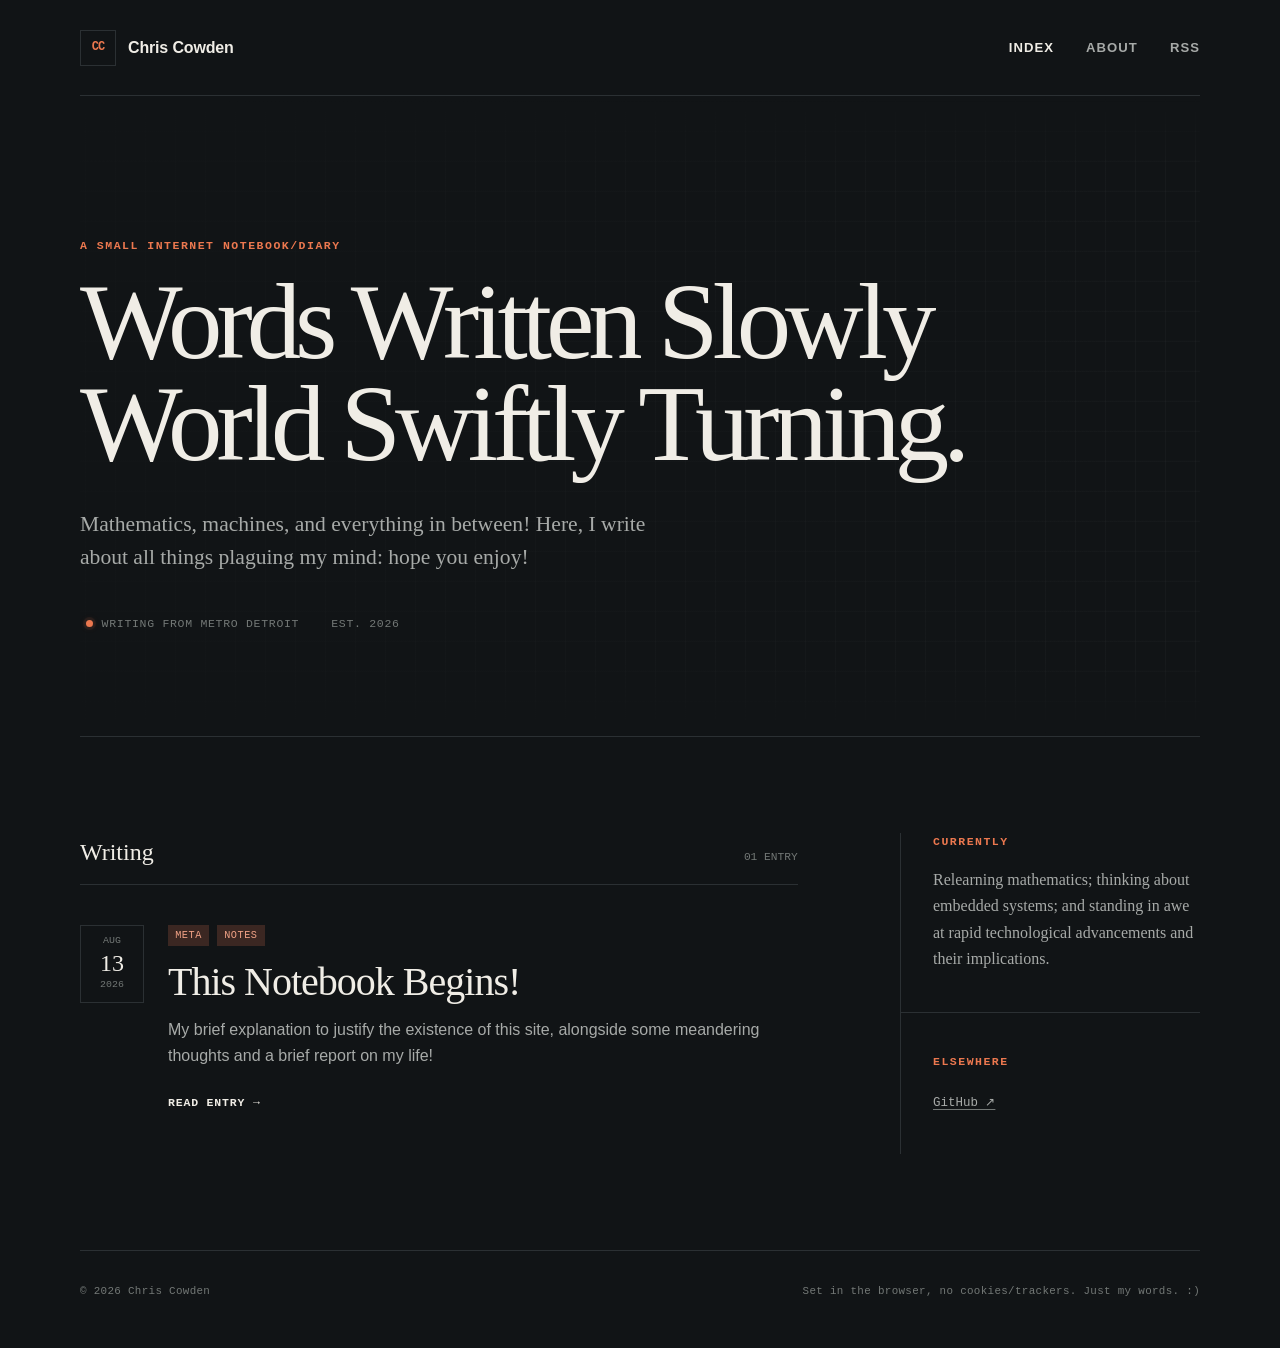
<file: index.html>
<!doctype html>
<html lang="en">
  <head>
    <meta charset="utf-8" />
    <meta name="viewport" content="width=device-width, initial-scale=1" />
    <meta
      name="description"
      content="Chris Cowden's notes on mathematics, machines, medicine, philosophy, and the thoughts between them."
    />
    <meta property="og:title" content="Chris Cowden — Notes" />
    <meta
      property="og:description"
      content="Notes made slowly, about things moving quickly."
    />
    <meta property="og:type" content="website" />
    <meta property="og:url" content="https://flawed-fractal.github.io/" />
    <meta name="theme-color" content="#111416" />
    <link rel="canonical" href="https://flawed-fractal.github.io/" />
    <link rel="alternate" type="application/rss+xml" title="Chris Cowden — Notes" href="/feed.xml" />
    <link rel="icon" type="image/png" sizes="64x64" href="/favicon.png" />
    <link rel="stylesheet" href="/styles.css" />
    <script src="/effects.js" defer></script>
    <title>Chris Cowden — Notes</title>
  </head>
  <body>
    <a class="skip-link" href="#main">Skip to content</a>
    <div class="page-shell">
      <header class="site-header">
        <a class="wordmark" href="/" aria-label="Chris Cowden, home">
          <span class="wordmark-mark" aria-hidden="true">CC</span>
          <span>Chris Cowden</span>
        </a>
        <nav aria-label="Primary navigation">
          <a class="active" href="/">Index</a>
          <a href="/about.html">About</a>
          <a href="/feed.xml">RSS</a>
        </nav>
      </header>

      <main id="main">
        <section class="hero hero-reactive" aria-labelledby="hero-title">
          <canvas class="hero-canvas" aria-hidden="true"></canvas>
          <div class="hero-content">
            <p class="eyebrow">A small internet notebook/diary</p>
            <h1 id="hero-title">Words Written Slowly<br />World Swiftly Turning.</h1>
            <p class="hero-copy">
              Mathematics, machines, and everything in between! Here, I write about all things plaguing my mind: hope you enjoy!
            </p>
            <div class="hero-meta">
              <span><span class="status-dot" aria-hidden="true"></span>Writing from Metro Detroit</span>
              <span>Est. 2026</span>
            </div>
          </div>
        </section>

        <div class="content-grid">
          <section class="post-list" aria-labelledby="writing-title">
            <div class="section-heading">
              <h2 id="writing-title">Writing</h2>
              <span>01 entry</span>
            </div>

            <article class="post-card">
              <div class="post-date" aria-label="Published August 13, 2026">
                <span>AUG</span>
                <strong>13</strong>
                <span>2026</span>
              </div>
              <div>
                <div class="tags" aria-label="Topics">
                  <span>meta</span>
                  <span>notes</span>
                </div>
                <h3><a href="/posts/an-empty-notebook.html">This Notebook Begins!</a></h3>
                <p>
                  My brief explanation to justify the existence of this site, alongside some meandering thoughts and a brief report on my life!
                </p>
                <a class="read-link" href="/posts/an-empty-notebook.html">
                  Read entry <span aria-hidden="true">→</span>
                </a>
              </div>
            </article>
          </section>

          <aside class="sidebar" aria-label="Current notes">
            <section>
              <p class="eyebrow">Currently</p>
              <p>
                Relearning mathematics; thinking about embedded systems; and
                standing in awe at rapid technological advancements and their implications.
              </p>
            </section>
            <section>
              <p class="eyebrow">Elsewhere</p>
              <a href="https://github.com/Flawed-Fractal" rel="me">GitHub ↗</a>
            </section>
          </aside>
        </div>
      </main>

      <footer>
        <p>© 2026 Chris Cowden</p>
        <p>Set in the browser, no cookies/trackers. Just my words. :) </p>
      </footer>
    </div>
  </body>
</html>
</file>
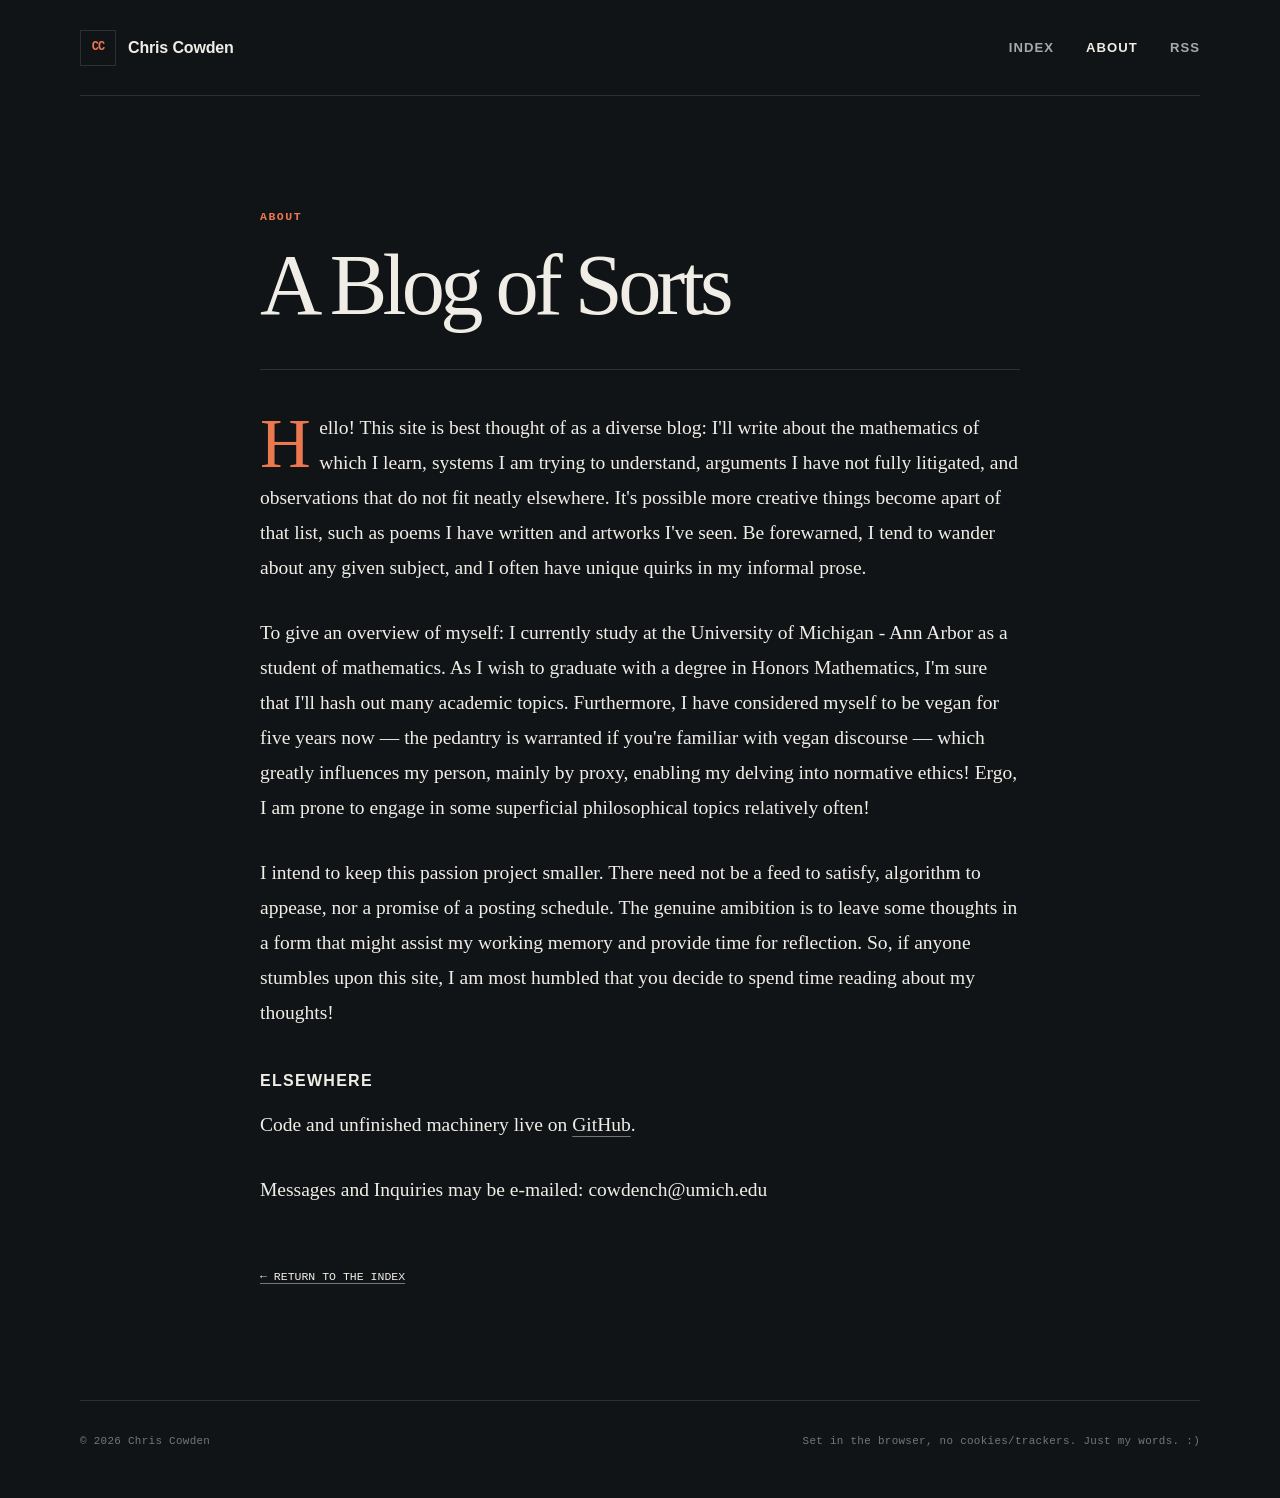
<file: about.html>
<!doctype html>
<html lang="en">
  <head>
    <meta charset="utf-8" />
    <meta name="viewport" content="width=device-width, initial-scale=1" />
    <meta name="description" content="About Chris Cowden and this small internet notebook." />
    <meta name="theme-color" content="#111416" />
    <link rel="canonical" href="https://flawed-fractal.github.io/about.html" />
    <link rel="icon" type="image/png" sizes="64x64" href="/favicon.png" />
    <link rel="stylesheet" href="/styles.css" />
    <title>About — Chris Cowden</title>
  </head>
  <body>
    <a class="skip-link" href="#main">Skip to content</a>
    <div class="page-shell">
      <header class="site-header">
        <a class="wordmark" href="/" aria-label="Chris Cowden, home">
          <span class="wordmark-mark" aria-hidden="true">CC</span>
          <span>Chris Cowden</span>
        </a>
        <nav aria-label="Primary navigation">
          <a href="/">Index</a>
          <a class="active" href="/about.html">About</a>
          <a href="/feed.xml">RSS</a>
        </nav>
      </header>

      <main id="main" class="article-shell">
        <header class="article-header">
          <p class="eyebrow">About</p>
          <h1>A Blog of Sorts</h1>
        </header>
        <div class="prose">
          <p>
            Hello! This site is best thought of as a diverse blog: 
            I'll write about the mathematics of which I learn, systems I am trying to
            understand, arguments I have not fully litigated, and observations that do
            not fit neatly elsewhere. It's possible more creative things become apart of that list,
            such as poems I have written and artworks I've seen. Be forewarned, I tend to wander 
            about any given subject, and I often have unique quirks in my informal prose. 
          </p>
          <p>
            To give an overview of myself: I currently study at the University of Michigan - Ann Arbor 
            as a student of mathematics. As I wish to graduate with a degree in Honors Mathematics, I'm 
            sure that I'll hash out many academic topics. Furthermore, I have considered myself to be vegan 
            for five years now — the pedantry is warranted if you're familiar with vegan discourse — which greatly 
            influences my person, mainly by proxy, enabling my delving into normative ethics! Ergo, I am prone 
            to engage in some superficial philosophical topics relatively often!
          </p>
          <p>
            I intend to keep this passion project smaller. There need not be a feed to satisfy,
            algorithm to appease, nor a promise of a posting schedule. The genuine amibition
            is to leave some thoughts in a form that might assist my working memory and provide time
            for reflection. So, if anyone stumbles upon this site, I am most humbled that you decide to 
            spend time reading about my thoughts! 
          </p>
          <h2>Elsewhere</h2>
          <p>
            Code and unfinished machinery live on
            <a href="https://github.com/Flawed-Fractal" rel="me">GitHub</a>.
          </p>
          </p>
            Messages and Inquiries may be e-mailed: cowdench@umich.edu
          </p>
        </div>
        <a class="back-link" href="/">← Return to the index</a>
      </main>

      <footer>
        <p>© 2026 Chris Cowden</p>
        <p>Set in the browser, no cookies/trackers. Just my words. :) </p>
      </footer>
    </div>
  </body>
</html>
</file>
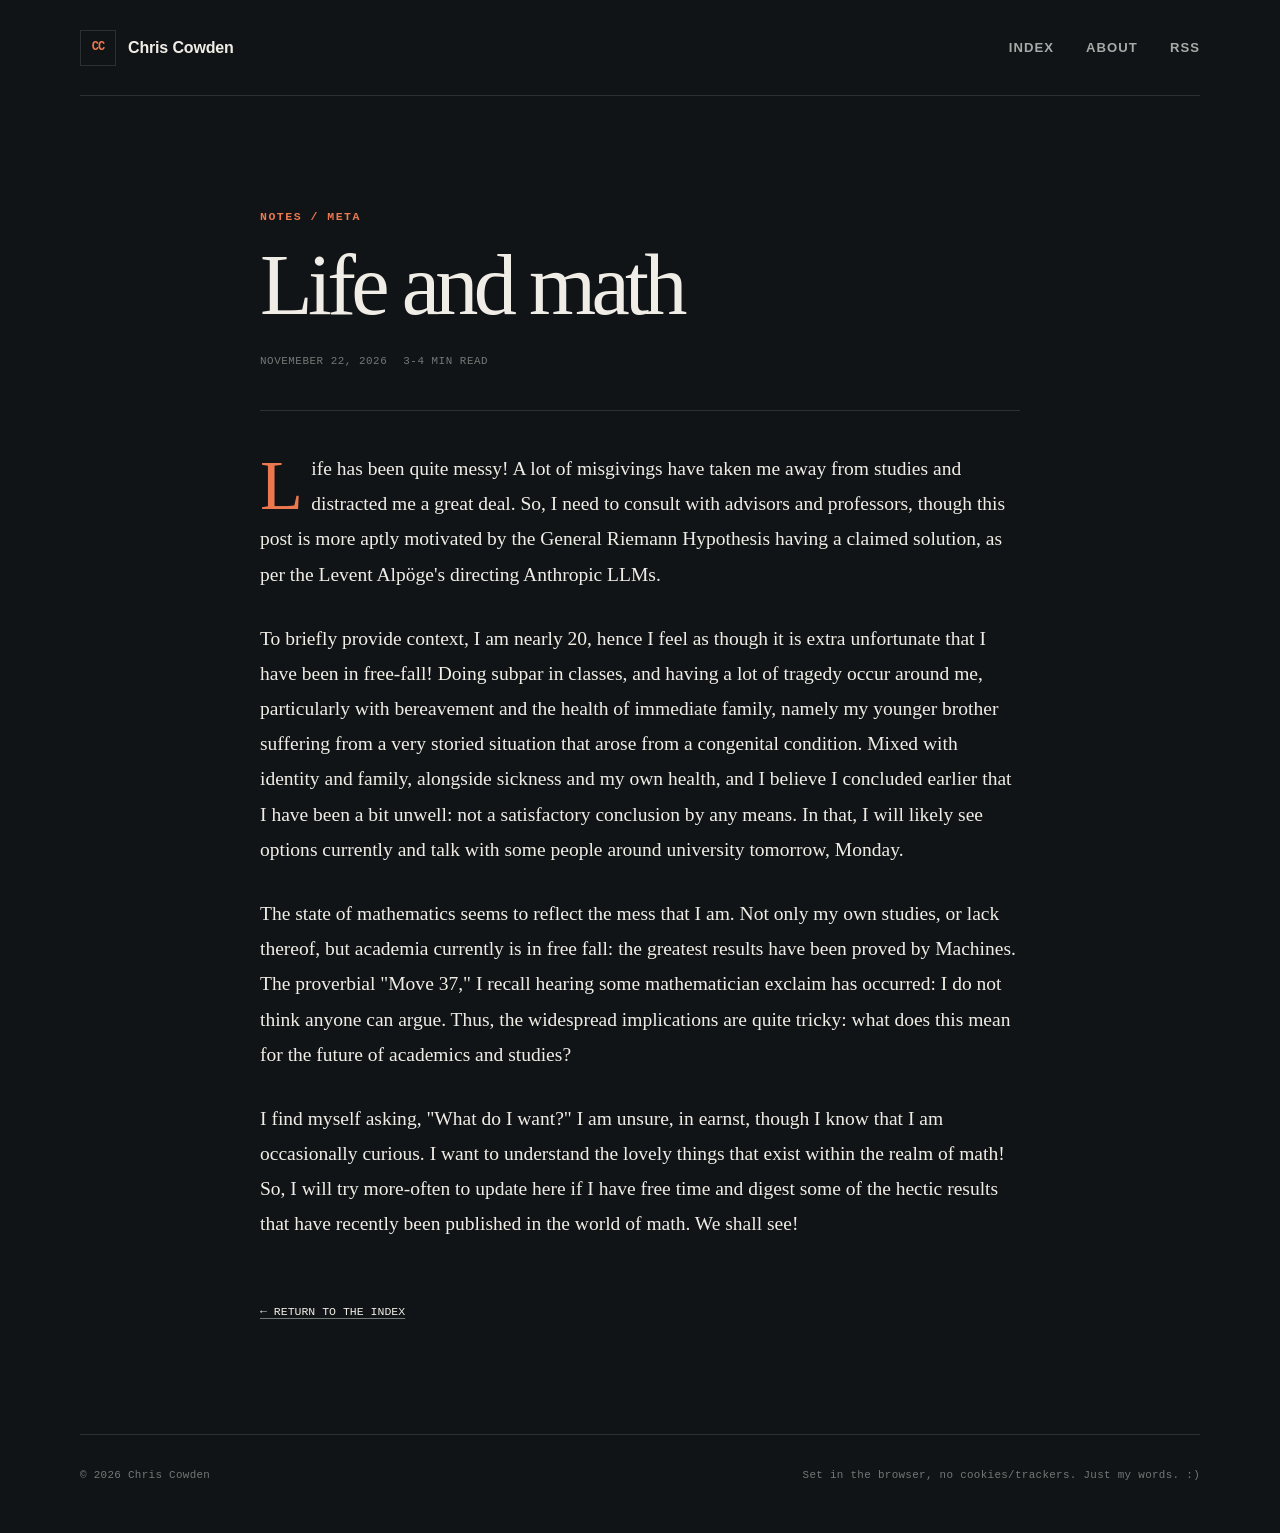
<file: life-and-math.html>
<!doctype html>
<html lang="en">
  <head>
    <meta charset="utf-8" />
    <meta name="viewport" content="width=device-width, initial-scale=1" />
    <meta name="description" content="Life is Messy; Math is a Mess" />
    <meta property="og:title" content="The Mess of Math and Men" />
    <meta property="og:type" content="article" />
    <meta property="og:url" content="https://flawed-fractal.github.io/posts/an-empty-notebook.html" />
    <meta name="theme-color" content="#111416" />
    <link rel="canonical" href="https://flawed-fractal.github.io/posts/an-empty-notebook.html" />
    <link rel="icon" type="image/png" sizes="64x64" href="/favicon.png" />
    <link rel="stylesheet" href="/styles.css" />
    <title>The Mess of Math and Men — Chris Cowden</title>
  </head>
  <body>
    <a class="skip-link" href="#main">Skip to content</a>
    <div class="page-shell">
      <header class="site-header">
        <a class="wordmark" href="/" aria-label="Chris Cowden, home">
          <span class="wordmark-mark" aria-hidden="true">CC</span>
          <span>Chris Cowden</span>
        </a>
        <nav aria-label="Primary navigation">
          <a href="/">Index</a>
          <a href="/about.html">About</a>
          <a href="/feed.xml">RSS</a>
        </nav>
      </header>

      <main id="main" class="article-shell">
        <article>
          <header class="article-header">
            <p class="eyebrow">Notes / Meta</p>
            <h1>Life and math</h1>
            <div class="article-meta">
              <time datetime="2026-08-13">Novemeber 22, 2026</time>
              <span>3-4 min read</span>
            </div>
          </header>

          <div class="prose">
            <p>

              Life has been quite messy! A lot of misgivings have taken me away from studies and distracted me a great deal. So, I need to consult
              with advisors and professors, though this post is more aptly motivated by the General Riemann Hypothesis having a claimed solution, as
              per the Levent Alpöge's directing Anthropic LLMs.  
            </p>
            <p>
              To briefly provide context, I am nearly 20, hence I feel as though it is extra unfortunate that I have been in free-fall! Doing subpar in classes, and having a lot 
              of tragedy occur around me, particularly with bereavement and the health of immediate family, namely my younger brother suffering from a 
              very storied situation that arose from a congenital condition. Mixed with identity and family, alongside sickness and my own health, and I 
              believe I concluded earlier that I have been a bit unwell: not a satisfactory conclusion by any means. In that, I will likely see options currently
              and talk with some people around university tomorrow, Monday. 
            </p>
            <p> 
              The state of mathematics seems to reflect the mess that I am. Not only my own studies, or lack thereof, but academia currently is in 
              free fall: the greatest results have been proved by Machines. The proverbial "Move 37," I recall hearing some mathematician exclaim has 
              occurred: I do not think anyone can argue. Thus, the widespread implications are quite tricky: what does this mean for the future of academics
              and studies? 
            </p>
            <p>
              I find myself asking, "What do I want?" I am unsure, in earnst, though I know that I am occasionally curious. I want to understand the
              lovely things that exist within the realm of math! So, I will try more-often to update here if I have free time and digest some of the 
              hectic results that have recently been published in the world of math. We shall see!
            </p>
            <p>
            </p>
          </div>
        </article>
        <a class="back-link" href="/">← Return to the index</a>
      </main>

      <footer>
        <p>© 2026 Chris Cowden</p>
        <p>Set in the browser, no cookies/trackers. Just my words. :) </p>
      </footer>
    </div>
  </body>
</html>
</file>
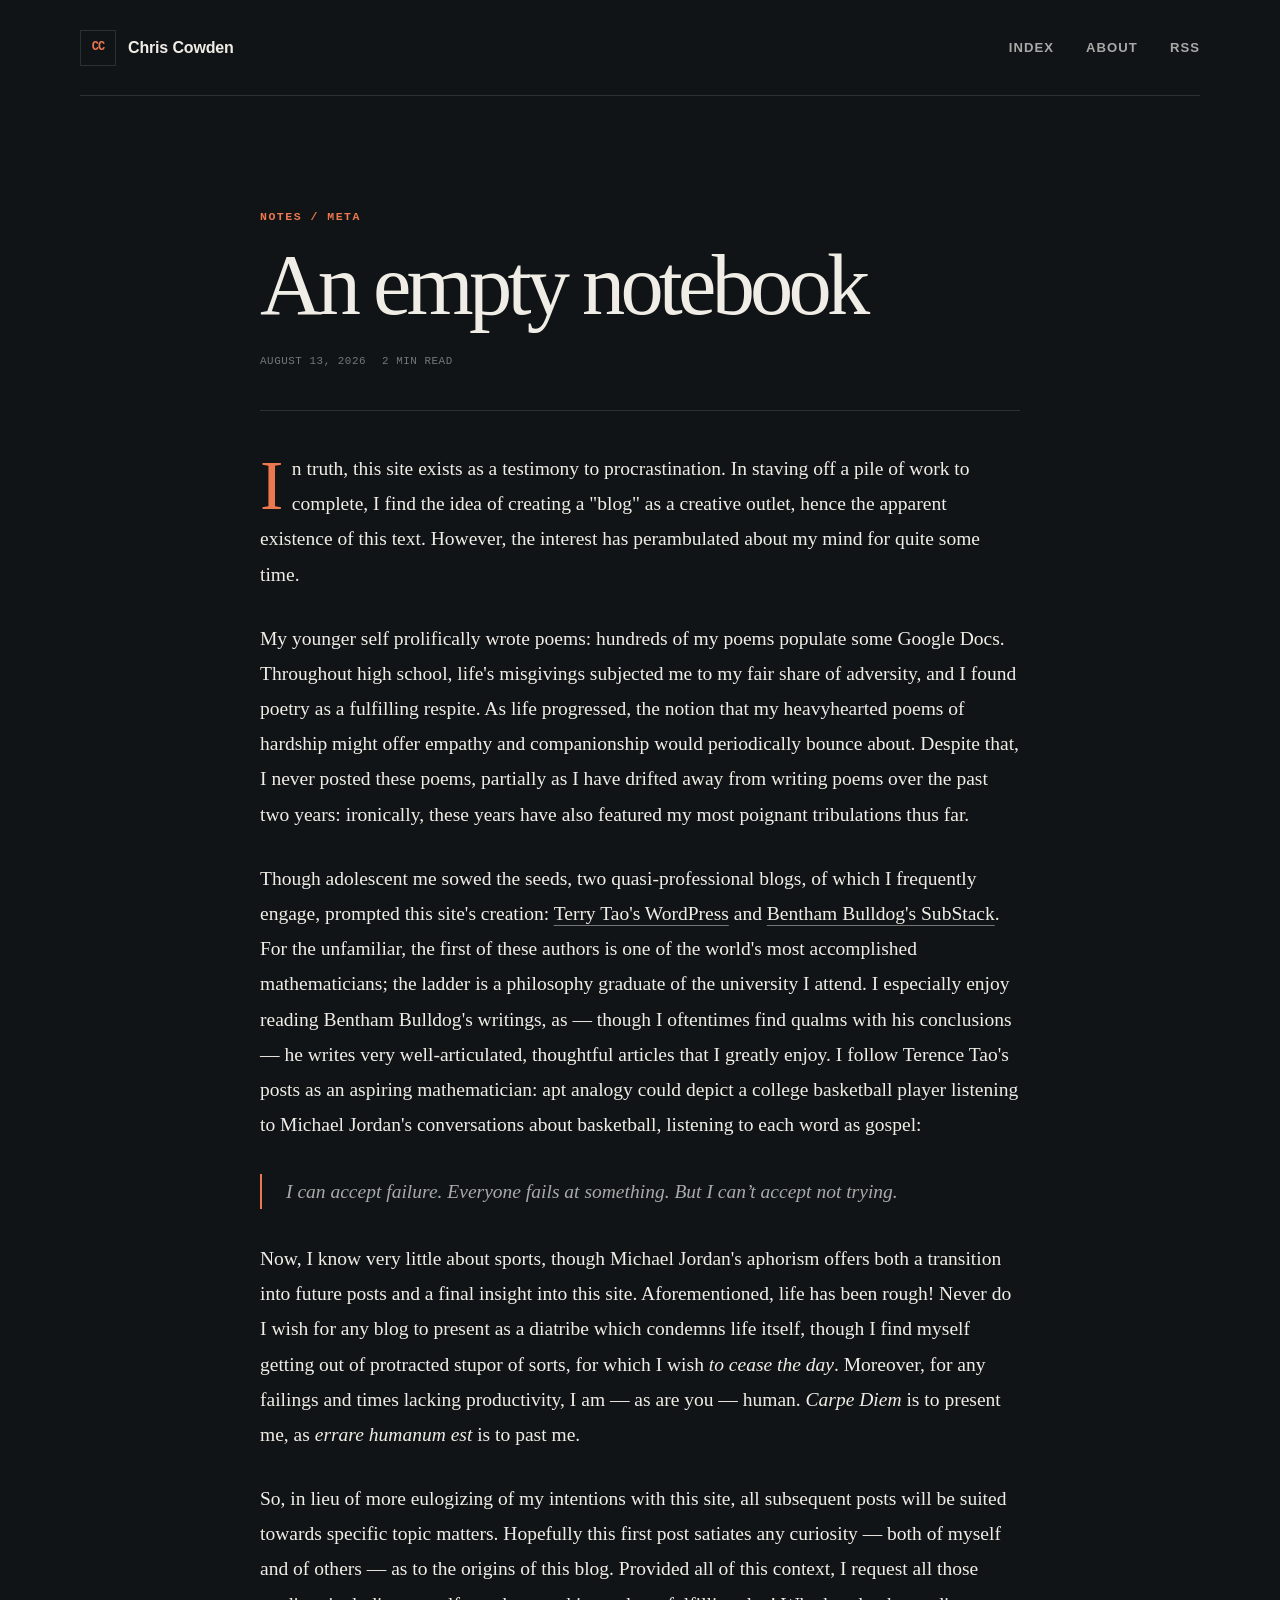
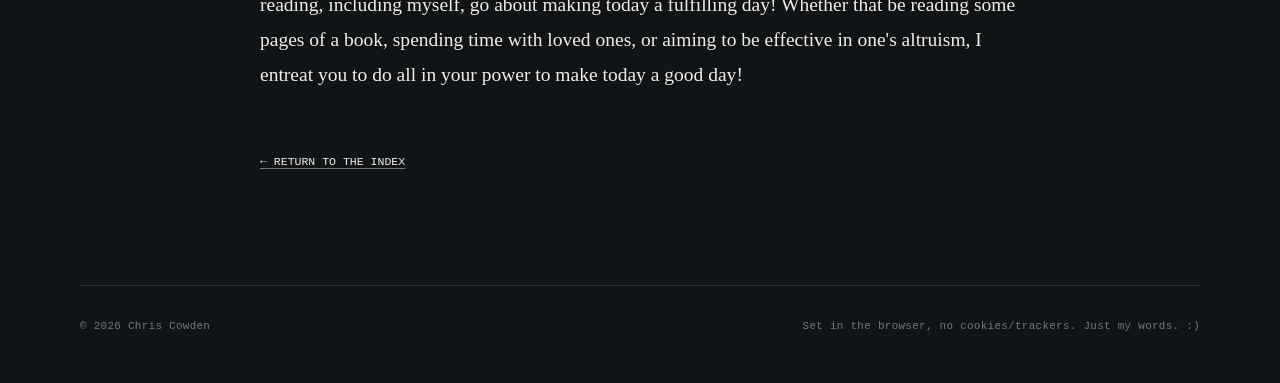
<file: posts/a-small-place.html>
<!doctype html>
<html lang="en">
  <head>
    <meta charset="utf-8" />
    <meta name="viewport" content="width=device-width, initial-scale=1" />
    <meta name="description" content="Why this small internet notebook exists." />
    <meta property="og:title" content="An empty notebook, deliberately" />
    <meta property="og:type" content="article" />
    <meta property="og:url" content="https://flawed-fractal.github.io/posts/a-small-place.html" />
    <meta name="theme-color" content="#111416" />
    <link rel="canonical" href="https://flawed-fractal.github.io/posts/a-small-place.html" />
    <link rel="stylesheet" href="/styles.css" />
    <title>An empty notebook — Chris Cowden</title>
  </head>
  <body>
    <a class="skip-link" href="#main">Skip to content</a>
    <div class="page-shell">
      <header class="site-header">
        <a class="wordmark" href="/" aria-label="Chris Cowden, home">
          <span class="wordmark-mark" aria-hidden="true">CC</span>
          <span>Chris Cowden</span>
        </a>
        <nav aria-label="Primary navigation">
          <a href="/">Index</a>
          <a href="/about.html">About</a>
          <a href="/feed.xml">RSS</a>
        </nav>
      </header>

      <main id="main" class="article-shell">
        <article>
          <header class="article-header">
            <p class="eyebrow">Notes / Meta</p>
            <h1>An empty notebook</h1>
            <div class="article-meta">
              <time datetime="2026-08-13">August 13, 2026</time>
              <span>2 min read</span>
            </div>
          </header>

          <div class="prose">
            <p>
              In truth, this site exists as a testimony to procrastination. In staving off a pile of work to complete, 
              I find the idea of creating a "blog" as a creative outlet, hence the apparent existence of this text. However,
              the interest has perambulated about my mind for quite some time.
            </p>
            <p>
              My younger self prolifically wrote poems: hundreds of my poems populate some Google Docs. Throughout high school, 
              life's misgivings subjected me to my fair share of adversity, and I found poetry as a fulfilling respite. As life 
              progressed, the notion that my heavyhearted poems of hardship might offer empathy and companionship would periodically
              bounce about. Despite that, I never posted these poems, partially as I have drifted away from writing poems over the 
              past two years: ironically, these years have also featured my most poignant tribulations thus far. 
            </p>
            <p> 
              Though adolescent me sowed the seeds, two quasi-professional blogs, of which I frequently engage, prompted this site's creation:   
              <a href="https://terrytao.wordpress.com/">Terry Tao's WordPress</a> and <a href="https://benthams.substack.com/">Bentham Bulldog's SubStack</a>. 
              For the unfamiliar, the first of these authors is one of the world's most accomplished mathematicians; the ladder is a philosophy graduate of the 
              university I attend. I especially enjoy reading Bentham Bulldog's writings, as — though I oftentimes find qualms with his conclusions — he writes
              very well-articulated, thoughtful articles that I greatly enjoy. I follow Terence Tao's posts as an aspiring mathematician: apt analogy could depict
              a college basketball player listening to Michael Jordan's conversations about basketball, listening to each word as gospel:
            </p>
            <blockquote>
              I can accept failure. Everyone fails at something. But I can’t accept not trying.
            </blockquote>
            <p>
              Now, I know very little about sports, though Michael Jordan's aphorism offers both a transition into future posts and a final insight into this site. 
              Aforementioned, life has been rough! Never do I wish for any blog to present as a diatribe which condemns life itself, though I find myself getting out
              of protracted stupor of sorts, for which I wish <i>to cease the day</i>. Moreover, for any failings and times lacking productivity, I am — as are you — human. 
              <i>Carpe Diem</i> is to present me, as <i>errare humanum est</i> is to past me.
            </p>
            <p>
              So, in lieu of more eulogizing of my intentions with this site, all subsequent posts will be suited towards specific topic matters. Hopefully this first post
              satiates any curiosity — both of myself and of others — as to the origins of this blog. Provided all of this context, I request all those reading, including myself,
              go about making today a fulfilling day! Whether that be reading some pages of a book, spending time with loved ones, or aiming to be effective in one's altruism, I 
              entreat you to do all in your power to make today a good day!
            </p>
          </div>
        </article>
        <a class="back-link" href="/">← Return to the index</a>
      </main>

      <footer>
        <p>© 2026 Chris Cowden</p>
        <p>Set in the browser, no cookies/trackers. Just my words. :) </p>
      </footer>
    </div>
  </body>
</html>
</file>
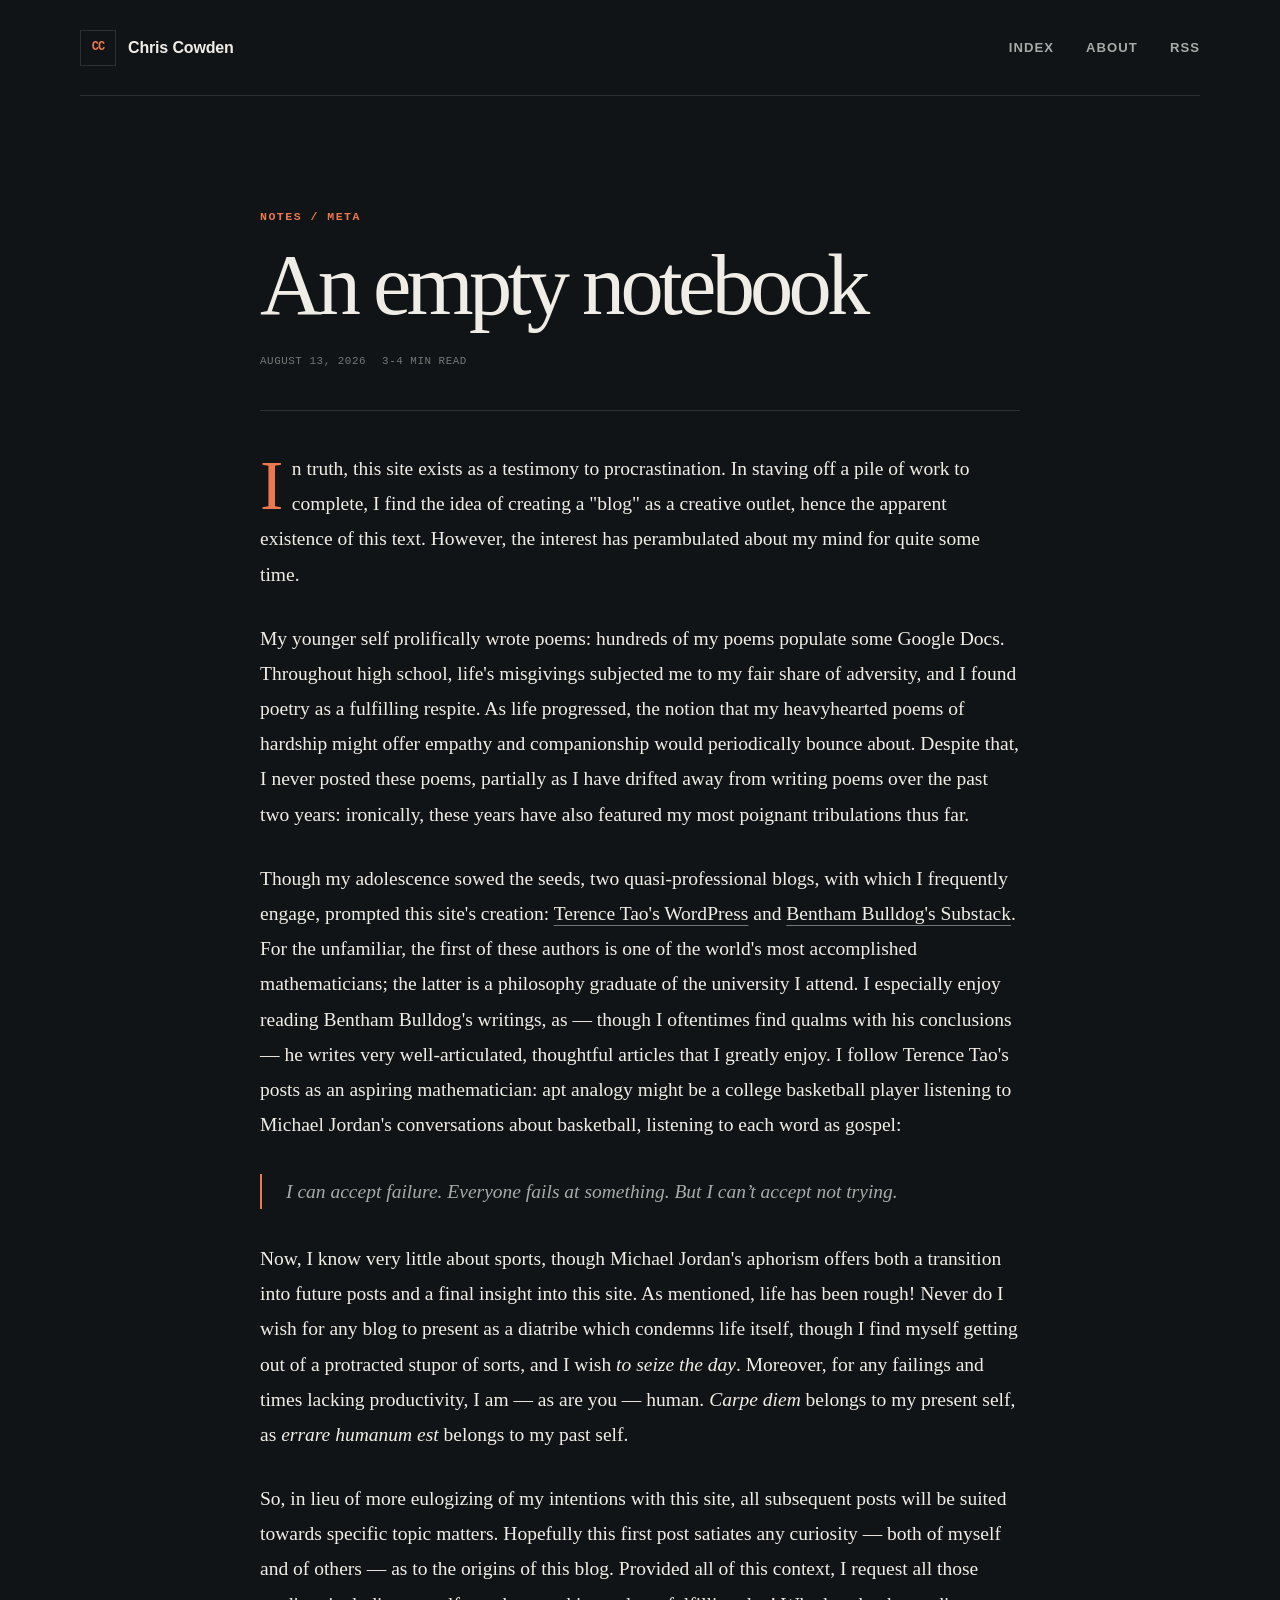
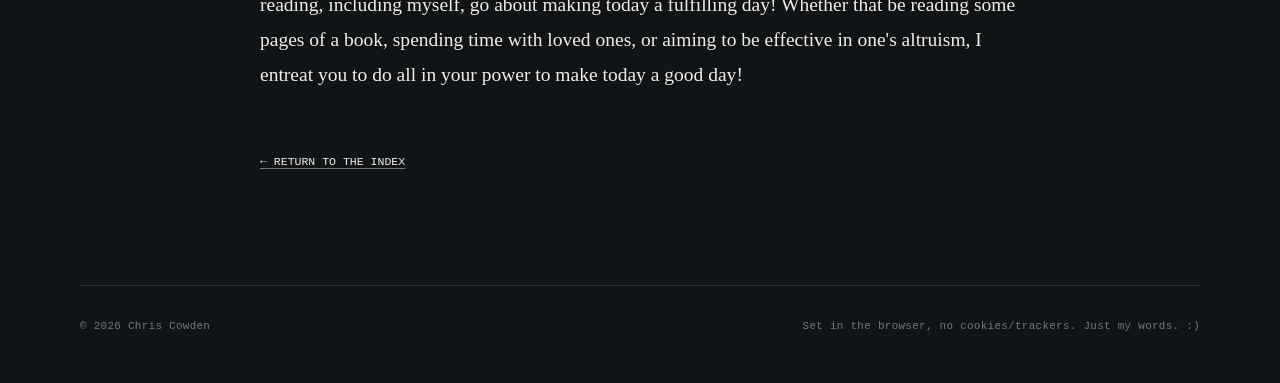
<file: posts/an-empty-notebook.html>
<!doctype html>
<html lang="en">
  <head>
    <meta charset="utf-8" />
    <meta name="viewport" content="width=device-width, initial-scale=1" />
    <meta name="description" content="Why this small internet notebook exists." />
    <meta property="og:title" content="An empty notebook" />
    <meta property="og:type" content="article" />
    <meta property="og:url" content="https://flawed-fractal.github.io/posts/an-empty-notebook.html" />
    <meta name="theme-color" content="#111416" />
    <link rel="canonical" href="https://flawed-fractal.github.io/posts/an-empty-notebook.html" />
    <link rel="icon" type="image/png" sizes="64x64" href="/favicon.png" />
    <link rel="stylesheet" href="/styles.css" />
    <title>An empty notebook — Chris Cowden</title>
  </head>
  <body>
    <a class="skip-link" href="#main">Skip to content</a>
    <div class="page-shell">
      <header class="site-header">
        <a class="wordmark" href="/" aria-label="Chris Cowden, home">
          <span class="wordmark-mark" aria-hidden="true">CC</span>
          <span>Chris Cowden</span>
        </a>
        <nav aria-label="Primary navigation">
          <a href="/">Index</a>
          <a href="/about.html">About</a>
          <a href="/feed.xml">RSS</a>
        </nav>
      </header>

      <main id="main" class="article-shell">
        <article>
          <header class="article-header">
            <p class="eyebrow">Notes / Meta</p>
            <h1>An empty notebook</h1>
            <div class="article-meta">
              <time datetime="2026-08-13">August 13, 2026</time>
              <span>3-4 min read</span>
            </div>
          </header>

          <div class="prose">
            <p>
              In truth, this site exists as a testimony to procrastination. In staving off a pile of work to complete, 
              I find the idea of creating a "blog" as a creative outlet, hence the apparent existence of this text. However,
              the interest has perambulated about my mind for quite some time.
            </p>
            <p>
              My younger self prolifically wrote poems: hundreds of my poems populate some Google Docs. Throughout high school, 
              life's misgivings subjected me to my fair share of adversity, and I found poetry as a fulfilling respite. As life 
              progressed, the notion that my heavyhearted poems of hardship might offer empathy and companionship would periodically
              bounce about. Despite that, I never posted these poems, partially as I have drifted away from writing poems over the 
              past two years: ironically, these years have also featured my most poignant tribulations thus far. 
            </p>
            <p> 
              Though my adolescence sowed the seeds, two quasi-professional blogs, with which I frequently engage, prompted this site's creation:   
              <a href="https://terrytao.wordpress.com/">Terence Tao's WordPress</a> and <a href="https://benthams.substack.com/">Bentham Bulldog's Substack</a>.
              For the unfamiliar, the first of these authors is one of the world's most accomplished mathematicians; the latter is a philosophy graduate of the 
              university I attend. I especially enjoy reading Bentham Bulldog's writings, as — though I oftentimes find qualms with his conclusions — he writes
              very well-articulated, thoughtful articles that I greatly enjoy. I follow Terence Tao's posts as an aspiring mathematician: apt analogy might be
              a college basketball player listening to Michael Jordan's conversations about basketball, listening to each word as gospel:
            </p>
            <blockquote>
              I can accept failure. Everyone fails at something. But I can’t accept not trying.
            </blockquote>
            <p>
              Now, I know very little about sports, though Michael Jordan's aphorism offers both a transition into future posts and a final insight into this site. 
              As mentioned, life has been rough! Never do I wish for any blog to present as a diatribe which condemns life itself, though I find myself getting out
              of a protracted stupor of sorts, and I wish <i>to seize the day</i>. Moreover, for any failings and times lacking productivity, I am — as are you — human.
              <i>Carpe diem</i> belongs to my present self, as <i>errare humanum est</i> belongs to my past self.
            </p>
            <p>
              So, in lieu of more eulogizing of my intentions with this site, all subsequent posts will be suited towards specific topic matters. Hopefully this first post
              satiates any curiosity — both of myself and of others — as to the origins of this blog. Provided all of this context, I request all those reading, including myself,
              go about making today a fulfilling day! Whether that be reading some pages of a book, spending time with loved ones, or aiming to be effective in one's altruism, I 
              entreat you to do all in your power to make today a good day!
            </p>
          </div>
        </article>
        <a class="back-link" href="/">← Return to the index</a>
      </main>

      <footer>
        <p>© 2026 Chris Cowden</p>
        <p>Set in the browser, no cookies/trackers. Just my words. :) </p>
      </footer>
    </div>
  </body>
</html>
</file>
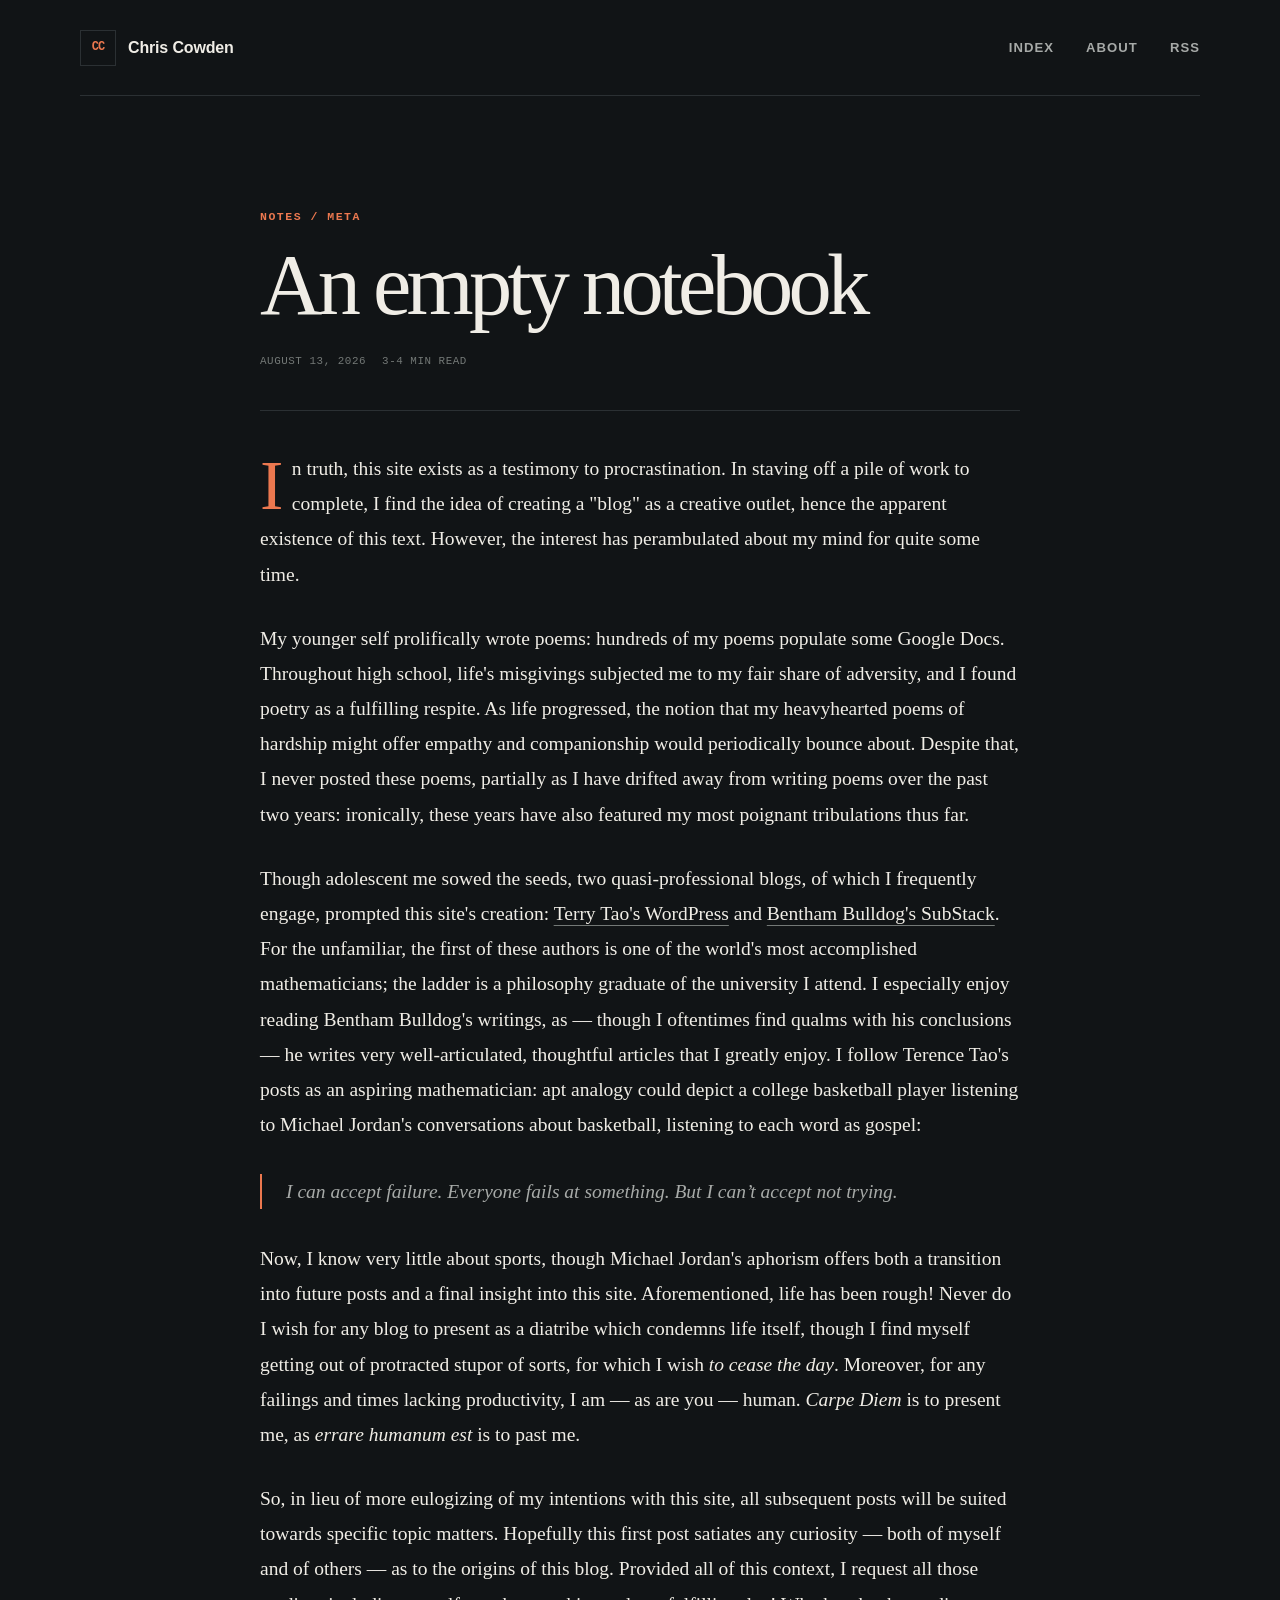
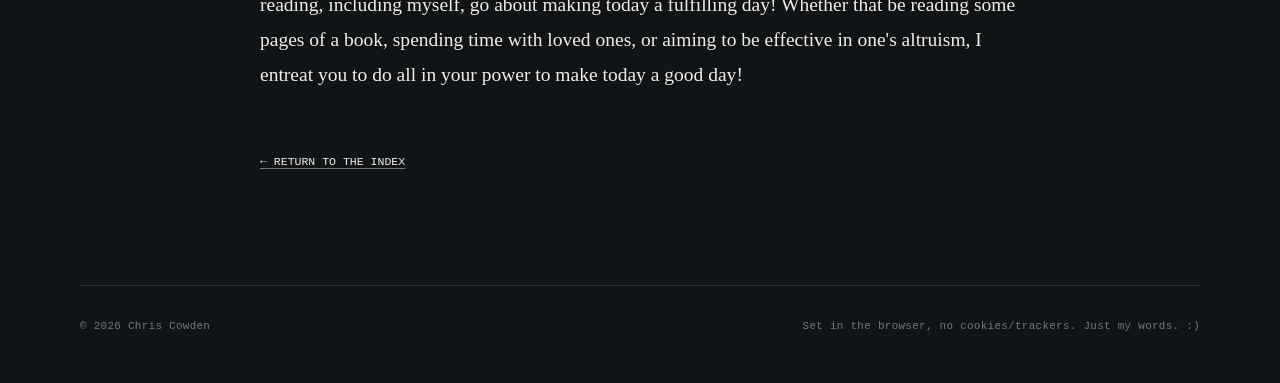
<file: posts/empty-notebook.html>
<!doctype html>
<html lang="en">
  <head>
    <meta charset="utf-8" />
    <meta name="viewport" content="width=device-width, initial-scale=1" />
    <meta name="description" content="Why this small internet notebook exists." />
    <meta property="og:title" content="An empty notebook, deliberately" />
    <meta property="og:type" content="article" />
    <meta property="og:url" content="https://flawed-fractal.github.io/posts/a-small-place.html" />
    <meta name="theme-color" content="#111416" />
    <link rel="canonical" href="https://flawed-fractal.github.io/posts/a-small-place.html" />
    <link rel="stylesheet" href="/styles.css" />
    <title>An empty notebook — Chris Cowden</title>
  </head>
  <body>
    <a class="skip-link" href="#main">Skip to content</a>
    <div class="page-shell">
      <header class="site-header">
        <a class="wordmark" href="/" aria-label="Chris Cowden, home">
          <span class="wordmark-mark" aria-hidden="true">CC</span>
          <span>Chris Cowden</span>
        </a>
        <nav aria-label="Primary navigation">
          <a href="/">Index</a>
          <a href="/about.html">About</a>
          <a href="/feed.xml">RSS</a>
        </nav>
      </header>

      <main id="main" class="article-shell">
        <article>
          <header class="article-header">
            <p class="eyebrow">Notes / Meta</p>
            <h1>An empty notebook</h1>
            <div class="article-meta">
              <time datetime="2026-08-13">August 13, 2026</time>
              <span>3-4 min read</span>
            </div>
          </header>

          <div class="prose">
            <p>
              In truth, this site exists as a testimony to procrastination. In staving off a pile of work to complete, 
              I find the idea of creating a "blog" as a creative outlet, hence the apparent existence of this text. However,
              the interest has perambulated about my mind for quite some time.
            </p>
            <p>
              My younger self prolifically wrote poems: hundreds of my poems populate some Google Docs. Throughout high school, 
              life's misgivings subjected me to my fair share of adversity, and I found poetry as a fulfilling respite. As life 
              progressed, the notion that my heavyhearted poems of hardship might offer empathy and companionship would periodically
              bounce about. Despite that, I never posted these poems, partially as I have drifted away from writing poems over the 
              past two years: ironically, these years have also featured my most poignant tribulations thus far. 
            </p>
            <p> 
              Though adolescent me sowed the seeds, two quasi-professional blogs, of which I frequently engage, prompted this site's creation:   
              <a href="https://terrytao.wordpress.com/">Terry Tao's WordPress</a> and <a href="https://benthams.substack.com/">Bentham Bulldog's SubStack</a>. 
              For the unfamiliar, the first of these authors is one of the world's most accomplished mathematicians; the ladder is a philosophy graduate of the 
              university I attend. I especially enjoy reading Bentham Bulldog's writings, as — though I oftentimes find qualms with his conclusions — he writes
              very well-articulated, thoughtful articles that I greatly enjoy. I follow Terence Tao's posts as an aspiring mathematician: apt analogy could depict
              a college basketball player listening to Michael Jordan's conversations about basketball, listening to each word as gospel:
            </p>
            <blockquote>
              I can accept failure. Everyone fails at something. But I can’t accept not trying.
            </blockquote>
            <p>
              Now, I know very little about sports, though Michael Jordan's aphorism offers both a transition into future posts and a final insight into this site. 
              Aforementioned, life has been rough! Never do I wish for any blog to present as a diatribe which condemns life itself, though I find myself getting out
              of protracted stupor of sorts, for which I wish <i>to cease the day</i>. Moreover, for any failings and times lacking productivity, I am — as are you — human. 
              <i>Carpe Diem</i> is to present me, as <i>errare humanum est</i> is to past me.
            </p>
            <p>
              So, in lieu of more eulogizing of my intentions with this site, all subsequent posts will be suited towards specific topic matters. Hopefully this first post
              satiates any curiosity — both of myself and of others — as to the origins of this blog. Provided all of this context, I request all those reading, including myself,
              go about making today a fulfilling day! Whether that be reading some pages of a book, spending time with loved ones, or aiming to be effective in one's altruism, I 
              entreat you to do all in your power to make today a good day!
            </p>
          </div>
        </article>
        <a class="back-link" href="/">← Return to the index</a>
      </main>

      <footer>
        <p>© 2026 Chris Cowden</p>
        <p>Set in the browser, no cookies/trackers. Just my words. :) </p>
      </footer>
    </div>
  </body>
</html>
</file>
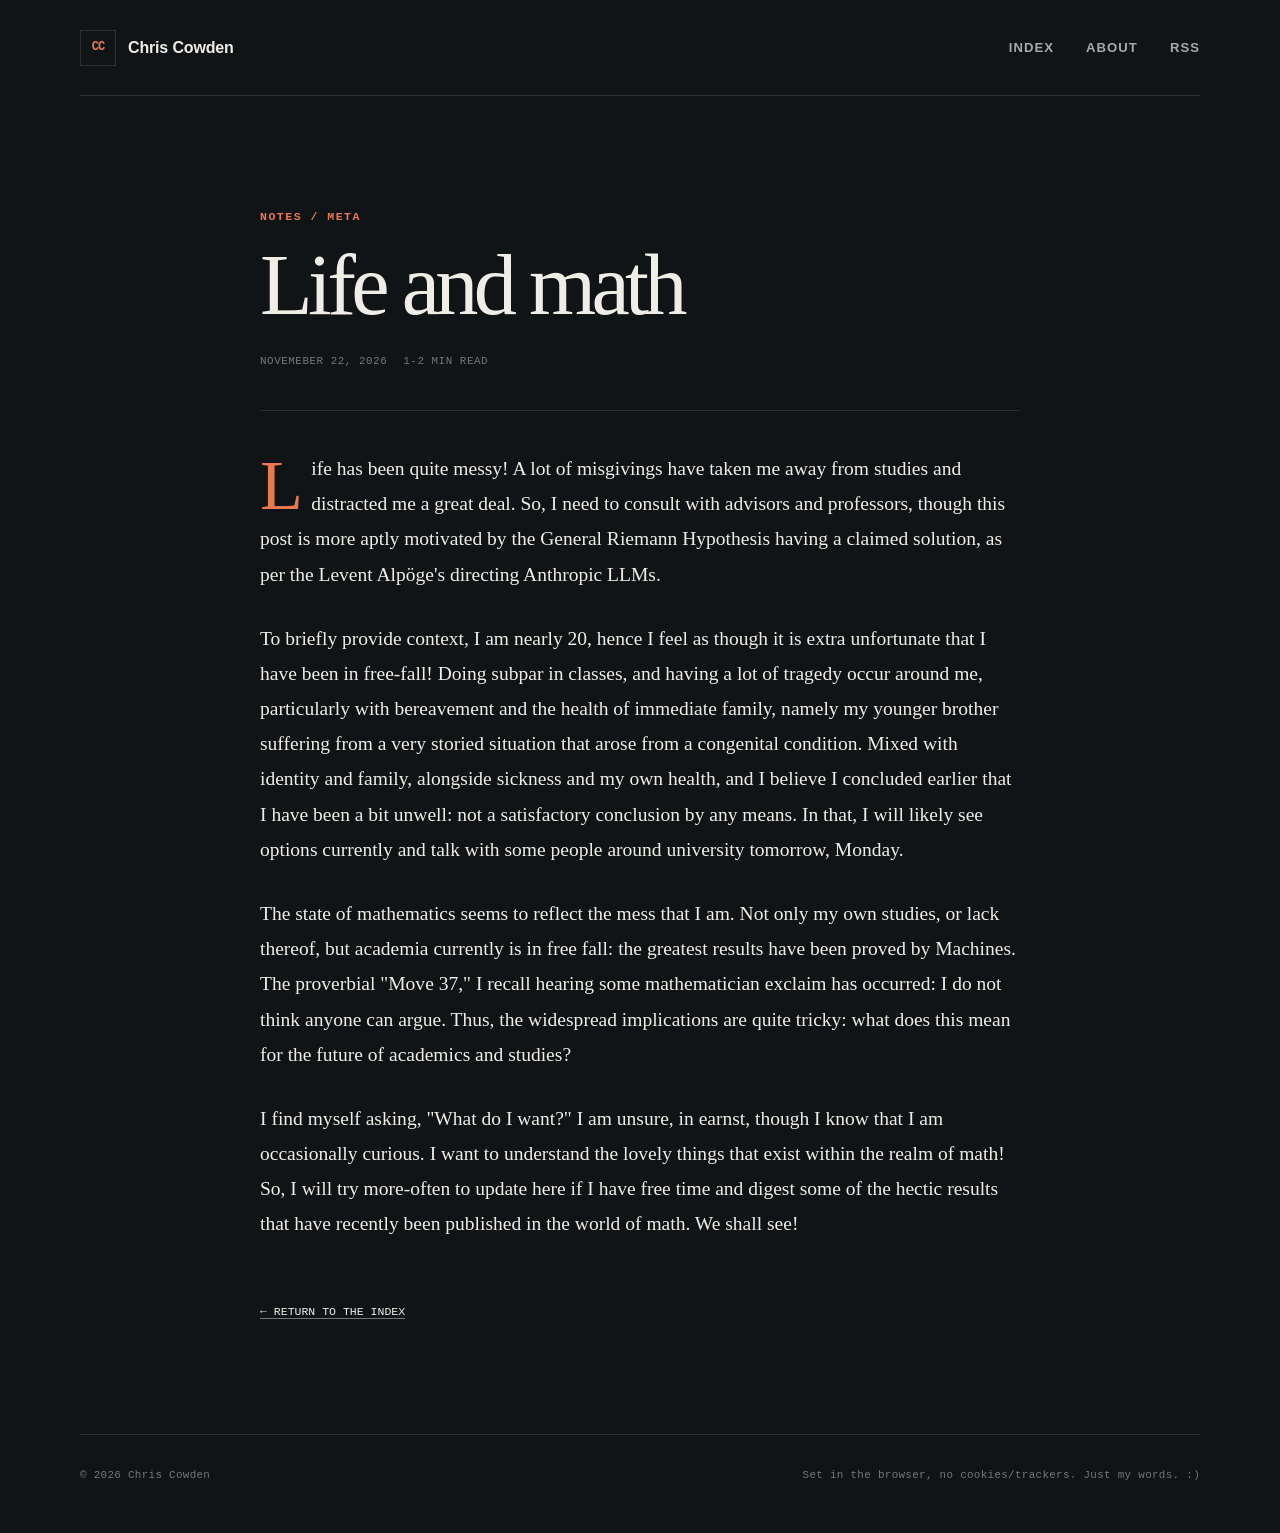
<file: posts/life-and-math.html>
<!doctype html>
<html lang="en">
  <head>
    <meta charset="utf-8" />
    <meta name="viewport" content="width=device-width, initial-scale=1" />
    <meta name="description" content="Life is Messy; Math is a Mess" />
    <meta property="og:title" content="The Mess of Math and Men" />
    <meta property="og:type" content="article" />
    <meta property="og:url" content="https://flawed-fractal.github.io/posts/an-empty-notebook.html" />
    <meta name="theme-color" content="#111416" />
    <link rel="canonical" href="https://flawed-fractal.github.io/posts/an-empty-notebook.html" />
    <link rel="icon" type="image/png" sizes="64x64" href="/favicon.png" />
    <link rel="stylesheet" href="/styles.css" />
    <title>The Mess of Math and Men — Chris Cowden</title>
  </head>
  <body>
    <a class="skip-link" href="#main">Skip to content</a>
    <div class="page-shell">
      <header class="site-header">
        <a class="wordmark" href="/" aria-label="Chris Cowden, home">
          <span class="wordmark-mark" aria-hidden="true">CC</span>
          <span>Chris Cowden</span>
        </a>
        <nav aria-label="Primary navigation">
          <a href="/">Index</a>
          <a href="/about.html">About</a>
          <a href="/feed.xml">RSS</a>
        </nav>
      </header>

      <main id="main" class="article-shell">
        <article>
          <header class="article-header">
            <p class="eyebrow">Notes / Meta</p>
            <h1>Life and math</h1>
            <div class="article-meta">
              <time datetime="2026-08-13">Novemeber 22, 2026</time>
              <span>1-2 min read</span>
            </div>
          </header>

          <div class="prose">
            <p>

              Life has been quite messy! A lot of misgivings have taken me away from studies and distracted me a great deal. So, I need to consult
              with advisors and professors, though this post is more aptly motivated by the General Riemann Hypothesis having a claimed solution, as
              per the Levent Alpöge's directing Anthropic LLMs.  
            </p>
            <p>
              To briefly provide context, I am nearly 20, hence I feel as though it is extra unfortunate that I have been in free-fall! Doing subpar in classes, and having a lot 
              of tragedy occur around me, particularly with bereavement and the health of immediate family, namely my younger brother suffering from a 
              very storied situation that arose from a congenital condition. Mixed with identity and family, alongside sickness and my own health, and I 
              believe I concluded earlier that I have been a bit unwell: not a satisfactory conclusion by any means. In that, I will likely see options currently
              and talk with some people around university tomorrow, Monday. 
            </p>
            <p> 
              The state of mathematics seems to reflect the mess that I am. Not only my own studies, or lack thereof, but academia currently is in 
              free fall: the greatest results have been proved by Machines. The proverbial "Move 37," I recall hearing some mathematician exclaim has 
              occurred: I do not think anyone can argue. Thus, the widespread implications are quite tricky: what does this mean for the future of academics
              and studies? 
            </p>
            <p>
              I find myself asking, "What do I want?" I am unsure, in earnst, though I know that I am occasionally curious. I want to understand the
              lovely things that exist within the realm of math! So, I will try more-often to update here if I have free time and digest some of the 
              hectic results that have recently been published in the world of math. We shall see!
            </p>
            <p>
            </p>
          </div>
        </article>
        <a class="back-link" href="/">← Return to the index</a>
      </main>

      <footer>
        <p>© 2026 Chris Cowden</p>
        <p>Set in the browser, no cookies/trackers. Just my words. :) </p>
      </footer>
    </div>
  </body>
</html>
</file>
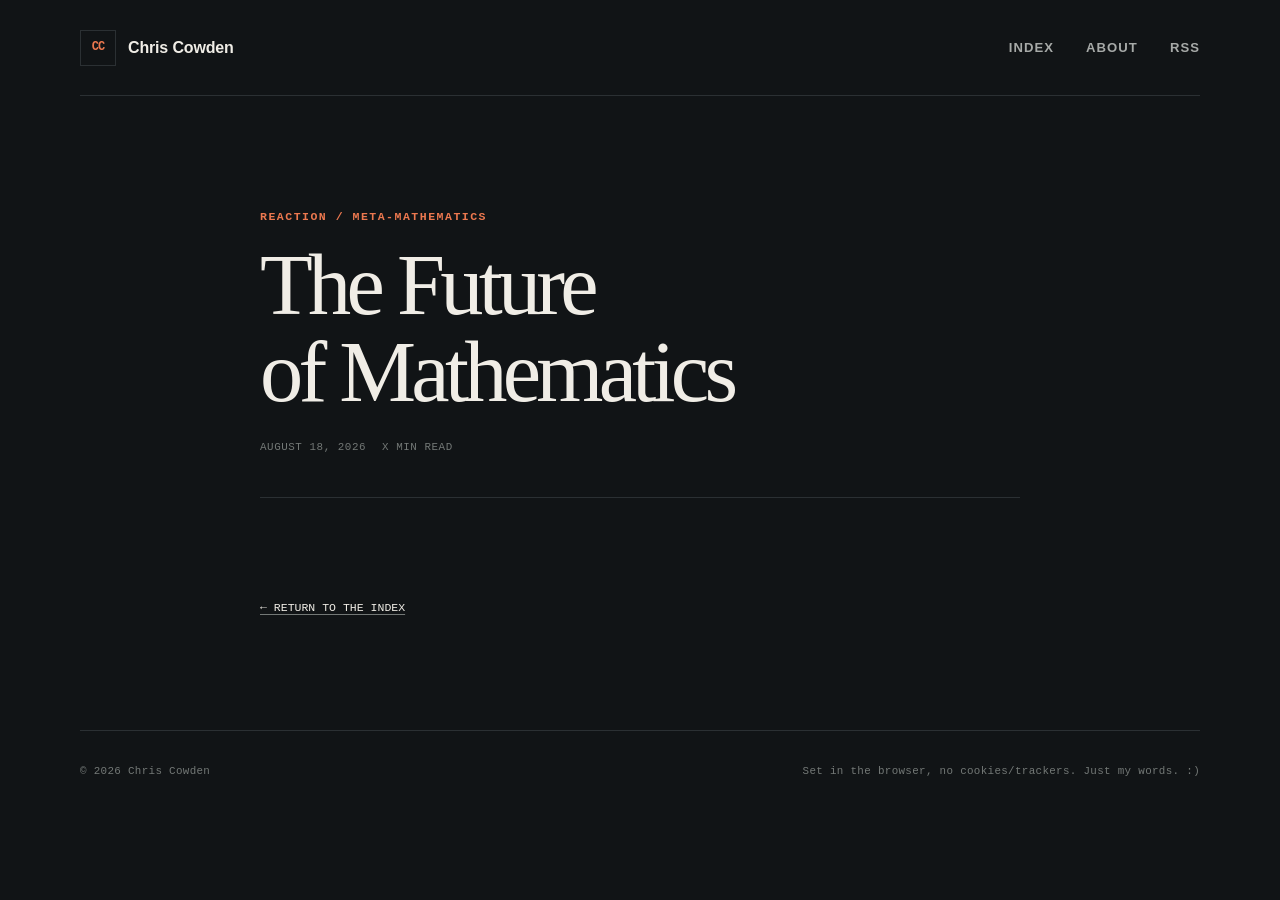
<file: posts/the-future-of-math.html>
<!doctype html>
<html lang="en">
  <head>
    <meta charset="utf-8" />
    <meta name="viewport" content="width=device-width, initial-scale=1" />
    <meta name="description" content="My reaction to Terry Tao's Mathematics in the age of AI" />
    <meta property="og:title" content="The Future of Mathematics" />
    <meta property="og:type" content="article" />
    <meta property="og:url" content="https://flawed-fractal.github.io/posts/the-future-of-math.html" />
    <meta name="theme-color" content="#111416" />
    <link rel="canonical" href="https://flawed-fractal.github.io/posts/the-future-of-math.html" />
    <link rel="icon" type="image/png" sizes="64x64" href="/favicon.png" />
    <link rel="stylesheet" href="/styles.css" />
    <title>The Future of Mathematics - Chris Cowden</title>
  </head>
  <body>
    <a class="skip-link" href="#main">Skip to content</a>
    <div class="page-shell">
      <header class="site-header">
        <a class="wordmark" href="/" aria-label="Chris Cowden, home">
          <span class="wordmark-mark" aria-hidden="true">CC</span>
          <span>Chris Cowden</span>
        </a>
        <nav aria-label="Primary navigation">
          <a href="/">Index</a>
          <a href="/about.html">About</a>
          <a href="/feed.xml">RSS</a>
        </nav>
      </header>

      <main id="main" class="article-shell">
        <article>
          <header class="article-header">
            <p class="eyebrow">Reaction / Meta-Mathematics</p>
            <h1>The Future of Mathematics</h1>
            <div class="article-meta">
              <time datetime="2026-08-17">August 18, 2026</time>
              <span>x min read</span>
            </div>
          </header>

          <div class="prose">
            <p>
            </p>
          </div>
        </article>
        <a class="back-link" href="/">← Return to the index</a>
      </main>

      <footer>
        <p>© 2026 Chris Cowden</p>
        <p>Set in the browser, no cookies/trackers. Just my words. :) </p>
      </footer>
    </div>
  </body>
</html>
</file>
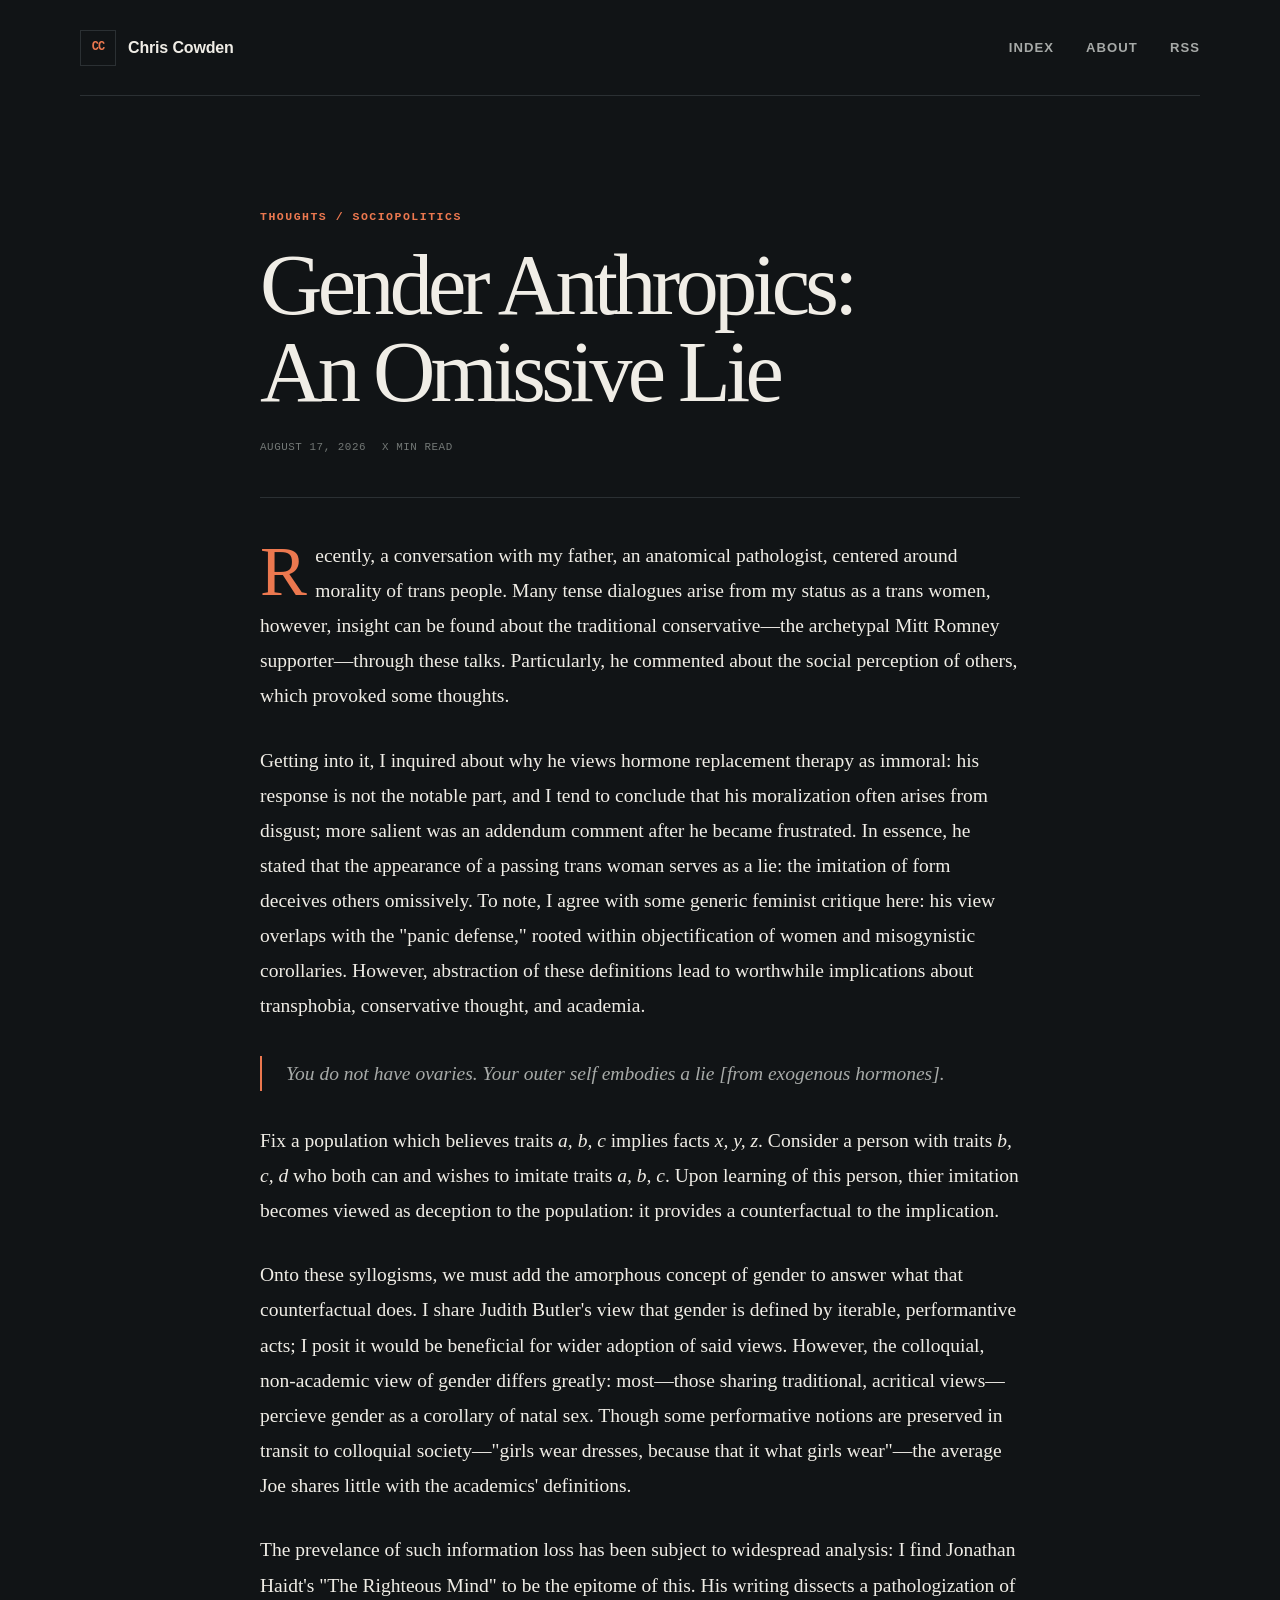
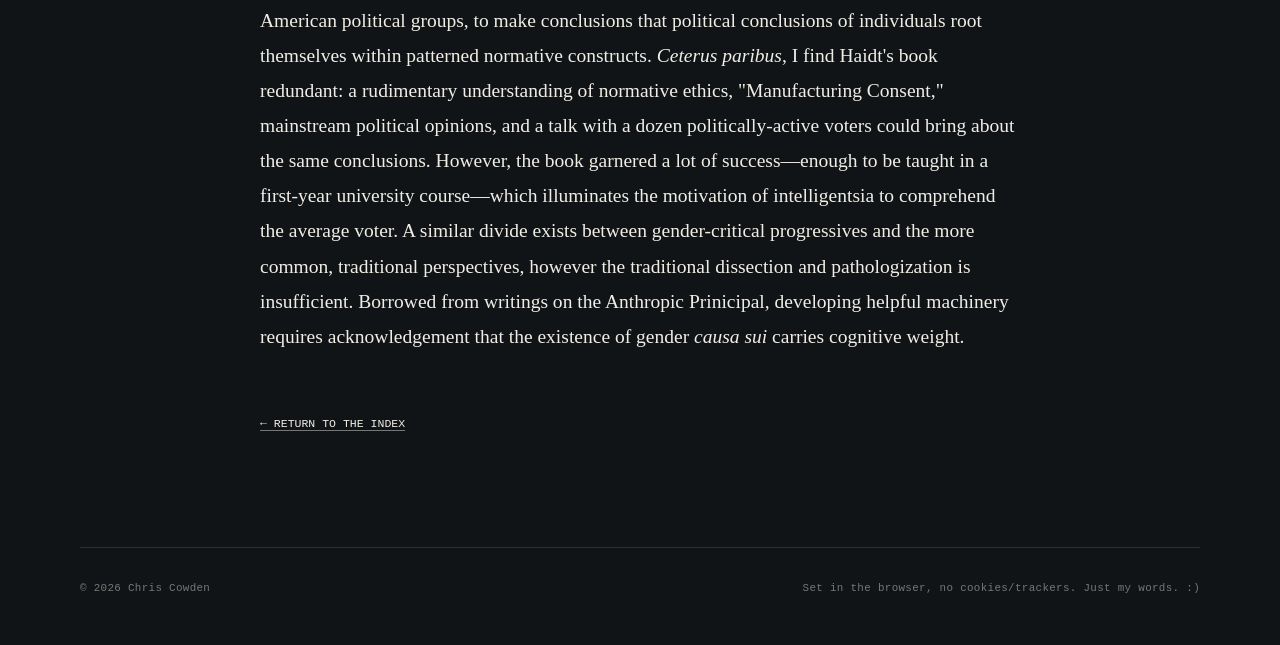
<file: posts/trans-peeps.html>
<!doctype html>
<html lang="en">
  <head>
    <meta charset="utf-8" />
    <meta name="viewport" content="width=device-width, initial-scale=1" />
    <meta name="description" content="Analyzing the social response of transgender through similar machinery developed for anthropics." />
    <meta property="og:title" content="Gender Anthropics: An Omissive Lie" />
    <meta property="og:type" content="article" />
    <meta property="og:url" content="https://flawed-fractal.github.io/posts/trans-peeps.html" />
    <meta name="theme-color" content="#111416" />
    <link rel="canonical" href="https://flawed-fractal.github.io/posts/trans-peeps.html" />
    <link rel="icon" type="image/png" sizes="64x64" href="/favicon.png" />
    <link rel="stylesheet" href="/styles.css" />
    <title>Gender Anthropics: An Omissive Lie — Chris Cowden</title>
  </head>
  <body>
    <a class="skip-link" href="#main">Skip to content</a>
    <div class="page-shell">
      <header class="site-header">
        <a class="wordmark" href="/" aria-label="Chris Cowden, home">
          <span class="wordmark-mark" aria-hidden="true">CC</span>
          <span>Chris Cowden</span>
        </a>
        <nav aria-label="Primary navigation">
          <a href="/">Index</a>
          <a href="/about.html">About</a>
          <a href="/feed.xml">RSS</a>
        </nav>
      </header>

      <main id="main" class="article-shell">
        <article>
          <header class="article-header">
            <p class="eyebrow">Thoughts / Sociopolitics</p>
            <h1>Gender Anthropics: An Omissive Lie</h1>
            <div class="article-meta">
              <time datetime="2026-08-17">August 17, 2026</time>
              <span>x min read</span>
            </div>
          </header>

          <div class="prose">
            <p>
            Recently, a conversation with my father, an anatomical pathologist, centered around morality of trans people. 
            Many tense dialogues arise from my status as a trans women, however, insight can be found about the traditional 
            conservative—the archetypal Mitt Romney supporter—through these talks. Particularly, he commented about the social 
            perception of others, which provoked some thoughts.
            </p>
            <p>
            Getting into it, I inquired about why he views hormone replacement therapy as immoral: his response is not the notable part, 
            and I tend to conclude that his moralization often arises from disgust; more salient was an addendum comment after he became 
            frustrated. In essence, he stated that the appearance of a passing trans woman serves as a lie: the imitation of form
            deceives others omissively. To note, I agree with some generic feminist critique here: his view overlaps with the "panic defense," 
            rooted within objectification of women and misogynistic corollaries. However, abstraction of these definitions lead to 
            worthwhile implications about transphobia, conservative thought, and academia.
            </p>
            <blockquote> You do not have ovaries. Your outer self embodies a lie [from exogenous hormones]. </blockquote>
            <p>
            Fix a population which believes traits <i>a, b, c</i> implies facts <i>x, y, z</i>. Consider a person with
            traits <i>b, c, d</i> who both can and wishes to imitate traits <i>a, b, c</i>. Upon learning of this person,
            thier imitation becomes viewed as deception to the population: it provides a counterfactual to the implication. 
            </p>
            <p>
            Onto these syllogisms, we must add the amorphous concept of gender to answer what that counterfactual does.
            I share Judith Butler's view that gender is defined by iterable, performantive acts; I posit it would be beneficial 
            for wider adoption of said views. However, the colloquial, non-academic view of gender differs greatly: most—those 
            sharing traditional, acritical views—percieve gender as a corollary of natal sex. Though some performative notions are 
            preserved in transit to colloquial society—"girls wear dresses, because that it what girls wear"—the average Joe shares 
            little with the academics' definitions.               
            </p>
            <p>
            The prevelance of such information loss has been subject to widespread analysis: I find Jonathan Haidt's "The Righteous Mind" to be the epitome of this. 
            His writing dissects a pathologization of American political groups, to make conclusions that political conclusions of individuals root 
            themselves within patterned normative constructs. <i>Ceterus paribus</i>, I find Haidt's book redundant: a rudimentary understanding
            of normative ethics, "Manufacturing Consent," mainstream political opinions, and a talk with a dozen politically-active voters
            could bring about the same conclusions. However, the book garnered a lot of success—enough to be taught in a first-year university
            course—which illuminates the motivation of intelligentsia to comprehend the average voter. A similar divide exists between
            gender-critical progressives and the more common, traditional perspectives, however the traditional dissection and pathologization is insufficient.
            Borrowed from writings on the Anthropic Prinicipal, developing helpful machinery requires acknowledgement that the existence of gender <i>causa sui</i> 
            carries cognitive weight.
            </p>
            <p>
            
            </p>
          </div>
        </article>
        <a class="back-link" href="/">← Return to the index</a>
      </main>

      <footer>
        <p>© 2026 Chris Cowden</p>
        <p>Set in the browser, no cookies/trackers. Just my words. :) </p>
      </footer>
    </div>
  </body>
</html>
</file>
<file: styles.css>
:root {
  color-scheme: dark;
  --bg: #111416;
  --bg-raised: #171b1e;
  --ink: #f0ede6;
  --muted: #a7aaa8;
  --quiet: #737876;
  --line: #2b3033;
  --accent: #ec784f;
  --accent-soft: #3b2722;
  --serif: Georgia, "Times New Roman", serif;
  --sans: Inter, ui-sans-serif, -apple-system, BlinkMacSystemFont, "Segoe UI", sans-serif;
  --mono: "SFMono-Regular", Consolas, "Liberation Mono", monospace;
}

* {
  box-sizing: border-box;
}

html {
  font-size: 16px;
  scroll-behavior: smooth;
}

body {
  margin: 0;
  min-width: 320px;
  background: var(--bg);
  color: var(--ink);
  font-family: var(--sans);
  line-height: 1.6;
  text-rendering: optimizeLegibility;
}

a {
  color: inherit;
  text-decoration-color: var(--quiet);
  text-underline-offset: 0.25em;
}

a:hover {
  color: var(--accent);
  text-decoration-color: var(--accent);
}

a:focus-visible {
  outline: 2px solid var(--accent);
  outline-offset: 4px;
  border-radius: 2px;
}

.skip-link {
  position: fixed;
  left: 1rem;
  top: 1rem;
  z-index: 10;
  padding: 0.65rem 0.85rem;
  background: var(--ink);
  color: var(--bg);
  transform: translateY(-200%);
}

.skip-link:focus {
  transform: translateY(0);
}

.page-shell {
  width: min(1120px, calc(100% - 3rem));
  margin: 0 auto;
}

.site-header {
  display: flex;
  justify-content: space-between;
  align-items: center;
  min-height: 96px;
  border-bottom: 1px solid var(--line);
}

.wordmark {
  display: inline-flex;
  align-items: center;
  gap: 0.75rem;
  font-weight: 650;
  text-decoration: none;
  letter-spacing: -0.01em;
}

.wordmark-mark {
  display: grid;
  width: 2.25rem;
  height: 2.25rem;
  place-items: center;
  border: 1px solid var(--line);
  color: var(--accent);
  font-family: var(--mono);
  font-size: 0.75rem;
  letter-spacing: -0.08em;
}

nav {
  display: flex;
  gap: clamp(1rem, 3vw, 2rem);
}

nav a {
  color: var(--muted);
  font-size: 0.82rem;
  font-weight: 650;
  letter-spacing: 0.08em;
  text-decoration: none;
  text-transform: uppercase;
}

nav a.active,
nav a:hover {
  color: var(--ink);
}

.hero {
  position: relative;
  isolation: isolate;
  overflow: hidden;
  padding: clamp(5rem, 11vw, 9rem) 0 clamp(4rem, 8vw, 7rem);
  border-bottom: 1px solid var(--line);
}

.hero::before {
  position: absolute;
  z-index: -2;
  inset: 0;
  background-image:
    linear-gradient(rgba(167, 170, 168, 0.045) 1px, transparent 1px),
    linear-gradient(90deg, rgba(167, 170, 168, 0.045) 1px, transparent 1px);
  background-position: center;
  background-size: 30px 30px;
  content: "";
  mask-image: linear-gradient(to bottom, transparent, #000 12%, #000 88%, transparent);
}

.hero::after {
  position: absolute;
  z-index: -1;
  inset: 0;
  background: linear-gradient(90deg, rgba(17, 20, 22, 0.82), rgba(17, 20, 22, 0.35) 64%, transparent);
  content: "";
  pointer-events: none;
}

.hero-canvas {
  position: absolute;
  z-index: -1;
  inset: 0;
  display: block;
  width: 100%;
  height: 100%;
  pointer-events: none;
  mask-image: linear-gradient(to bottom, transparent, #000 8%, #000 92%, transparent);
}

.hero-content {
  position: relative;
  z-index: 1;
  pointer-events: none;
}

.eyebrow {
  margin: 0 0 1rem;
  color: var(--accent);
  font-family: var(--mono);
  font-size: 0.72rem;
  font-weight: 650;
  letter-spacing: 0.13em;
  text-transform: uppercase;
}

h1,
h2,
h3 {
  text-wrap: balance;
}

h1 {
  max-width: 900px;
  margin: 0;
  font-family: var(--serif);
  font-size: clamp(3.1rem, 8.5vw, 7.3rem);
  font-weight: 400;
  letter-spacing: -0.055em;
  line-height: 0.94;
}

.hero-copy {
  max-width: 610px;
  margin: 2rem 0 2.5rem;
  color: var(--muted);
  font-family: var(--serif);
  font-size: clamp(1.1rem, 2vw, 1.35rem);
  line-height: 1.55;
}

.hero-meta {
  display: flex;
  flex-wrap: wrap;
  gap: 1rem 2rem;
  color: var(--quiet);
  font-family: var(--mono);
  font-size: 0.72rem;
  letter-spacing: 0.06em;
  text-transform: uppercase;
}

.hero-meta > span {
  display: inline-flex;
  align-items: center;
}

.hero-meta > span:first-child {
  padding-left: 0.35rem;
}

.status-dot {
  display: inline-block;
  width: 0.45rem;
  height: 0.45rem;
  margin-right: 0.55rem;
  border-radius: 50%;
  background: var(--accent);
  box-shadow:
    0 0 0 3px rgba(236, 120, 79, 0.08),
    0 0 7px rgba(236, 120, 79, 0.18);
  animation: status-breathe 5.4s ease-in-out infinite;
}

@keyframes status-breathe {
  0%,
  100% {
    box-shadow:
      0 0 0 3px rgba(236, 120, 79, 0.07),
      0 0 6px rgba(236, 120, 79, 0.16);
  }

  50% {
    box-shadow:
      0 0 0 5px rgba(236, 120, 79, 0.11),
      0 0 14px rgba(236, 120, 79, 0.38);
  }
}

.content-grid {
  display: grid;
  grid-template-columns: minmax(0, 1fr) minmax(230px, 300px);
  gap: clamp(3rem, 8vw, 7rem);
  padding: clamp(4rem, 8vw, 6rem) 0;
}

.section-heading {
  display: flex;
  align-items: baseline;
  justify-content: space-between;
  margin-bottom: 2.5rem;
  border-bottom: 1px solid var(--line);
}

.section-heading h2 {
  margin: 0 0 0.8rem;
  font-family: var(--serif);
  font-size: 1.5rem;
  font-weight: 400;
}

.section-heading span {
  color: var(--quiet);
  font-family: var(--mono);
  font-size: 0.7rem;
  text-transform: uppercase;
}

.post-card {
  display: grid;
  grid-template-columns: 64px minmax(0, 1fr);
  gap: 1.5rem;
}

.post-date {
  display: flex;
  height: max-content;
  flex-direction: column;
  align-items: center;
  padding: 0.6rem 0.35rem;
  border: 1px solid var(--line);
  color: var(--quiet);
  font-family: var(--mono);
  font-size: 0.62rem;
  line-height: 1.3;
}

.post-date strong {
  color: var(--ink);
  font-family: var(--serif);
  font-size: 1.5rem;
  font-weight: 400;
}

.tags {
  display: flex;
  gap: 0.5rem;
}

.tags span {
  padding: 0.16rem 0.45rem;
  background: var(--accent-soft);
  color: #f1a286;
  font-family: var(--mono);
  font-size: 0.64rem;
  letter-spacing: 0.05em;
  text-transform: uppercase;
}

.post-card h3 {
  margin: 0.85rem 0 0.8rem;
  font-family: var(--serif);
  font-size: clamp(1.7rem, 4vw, 2.5rem);
  font-weight: 400;
  letter-spacing: -0.025em;
  line-height: 1.12;
}

.post-card h3 a {
  text-decoration: none;
}

.post-card p {
  max-width: 620px;
  margin: 0 0 1.2rem;
  color: var(--muted);
}

.read-link {
  color: var(--ink);
  font-family: var(--mono);
  font-size: 0.72rem;
  font-weight: 650;
  letter-spacing: 0.07em;
  text-decoration: none;
  text-transform: uppercase;
}

.sidebar {
  border-left: 1px solid var(--line);
  color: var(--muted);
}

.sidebar section {
  padding: 0 0 2.5rem 2rem;
}

.sidebar section + section {
  padding-top: 2.5rem;
  border-top: 1px solid var(--line);
}

.sidebar p:not(.eyebrow) {
  margin: 0;
  font-family: var(--serif);
  font-size: 1rem;
  line-height: 1.65;
}

.sidebar a {
  font-family: var(--mono);
  font-size: 0.78rem;
}

footer {
  display: flex;
  justify-content: space-between;
  gap: 2rem;
  padding: 2rem 0 3rem;
  border-top: 1px solid var(--line);
  color: var(--quiet);
  font-family: var(--mono);
  font-size: 0.68rem;
  letter-spacing: 0.03em;
}

footer p {
  margin: 0;
}

.article-shell {
  width: min(760px, 100%);
  margin: 0 auto;
  padding: clamp(4rem, 9vw, 7rem) 0;
}

.article-header {
  padding-bottom: 2.5rem;
  border-bottom: 1px solid var(--line);
}

.article-header h1 {
  font-size: clamp(2.8rem, 8vw, 5.4rem);
  line-height: 1;
}

.article-meta {
  display: flex;
  gap: 1rem;
  margin-top: 1.5rem;
  color: var(--quiet);
  font-family: var(--mono);
  font-size: 0.68rem;
  letter-spacing: 0.05em;
  text-transform: uppercase;
}

.prose {
  padding-top: 2.5rem;
  font-family: var(--serif);
  font-size: clamp(1.08rem, 2vw, 1.22rem);
  line-height: 1.8;
}

.prose p {
  margin: 0 0 1.5em;
}

.prose p:first-child::first-letter {
  float: left;
  margin: 0.08em 0.12em 0 0;
  color: var(--accent);
  font-size: 3.6em;
  line-height: 0.8;
}

.prose h2 {
  margin: 2.3em 0 0.7em;
  font-family: var(--sans);
  font-size: 1rem;
  letter-spacing: 0.08em;
  text-transform: uppercase;
}

.prose blockquote {
  margin: 2rem 0;
  padding-left: 1.5rem;
  border-left: 2px solid var(--accent);
  color: var(--muted);
  font-style: italic;
}

.back-link {
  display: inline-block;
  margin-top: 2rem;
  font-family: var(--mono);
  font-size: 0.72rem;
  text-transform: uppercase;
}

@media (max-width: 760px) {
  .page-shell {
    width: min(100% - 2rem, 680px);
  }

  .site-header {
    min-height: 78px;
  }

  .wordmark > span:last-child {
    display: none;
  }

  .hero {
    padding-top: 4.5rem;
  }

  .content-grid {
    grid-template-columns: 1fr;
  }

  .sidebar {
    display: grid;
    grid-template-columns: 1fr 1fr;
    border-top: 1px solid var(--line);
    border-left: 0;
  }

  .sidebar section {
    padding: 2rem 1.5rem 0 0;
  }

  .sidebar section + section {
    padding: 2rem 0 0 1.5rem;
    border-top: 0;
    border-left: 1px solid var(--line);
  }
}

@media (max-width: 500px) {
  nav {
    gap: 0.9rem;
  }

  nav a {
    font-size: 0.7rem;
  }

  .post-card {
    grid-template-columns: 1fr;
  }

  .post-date {
    display: inline-flex;
    width: max-content;
    flex-direction: row;
    gap: 0.35rem;
    border: 0;
    padding: 0;
  }

  .post-date strong {
    font-family: var(--mono);
    font-size: inherit;
    font-weight: 400;
  }

  .sidebar {
    grid-template-columns: 1fr;
  }

  .sidebar section,
  .sidebar section + section {
    padding: 2rem 0;
    border-left: 0;
  }

  .sidebar section + section {
    border-top: 1px solid var(--line);
  }

  footer {
    flex-direction: column;
    gap: 0.5rem;
  }
}

@media (prefers-reduced-motion: reduce) {
  html {
    scroll-behavior: auto;
  }

  .hero-canvas {
    display: none;
  }

  .status-dot {
    animation: none;
  }
}

@media (pointer: coarse) {
  .hero-canvas {
    display: none;
  }
}
</file>
